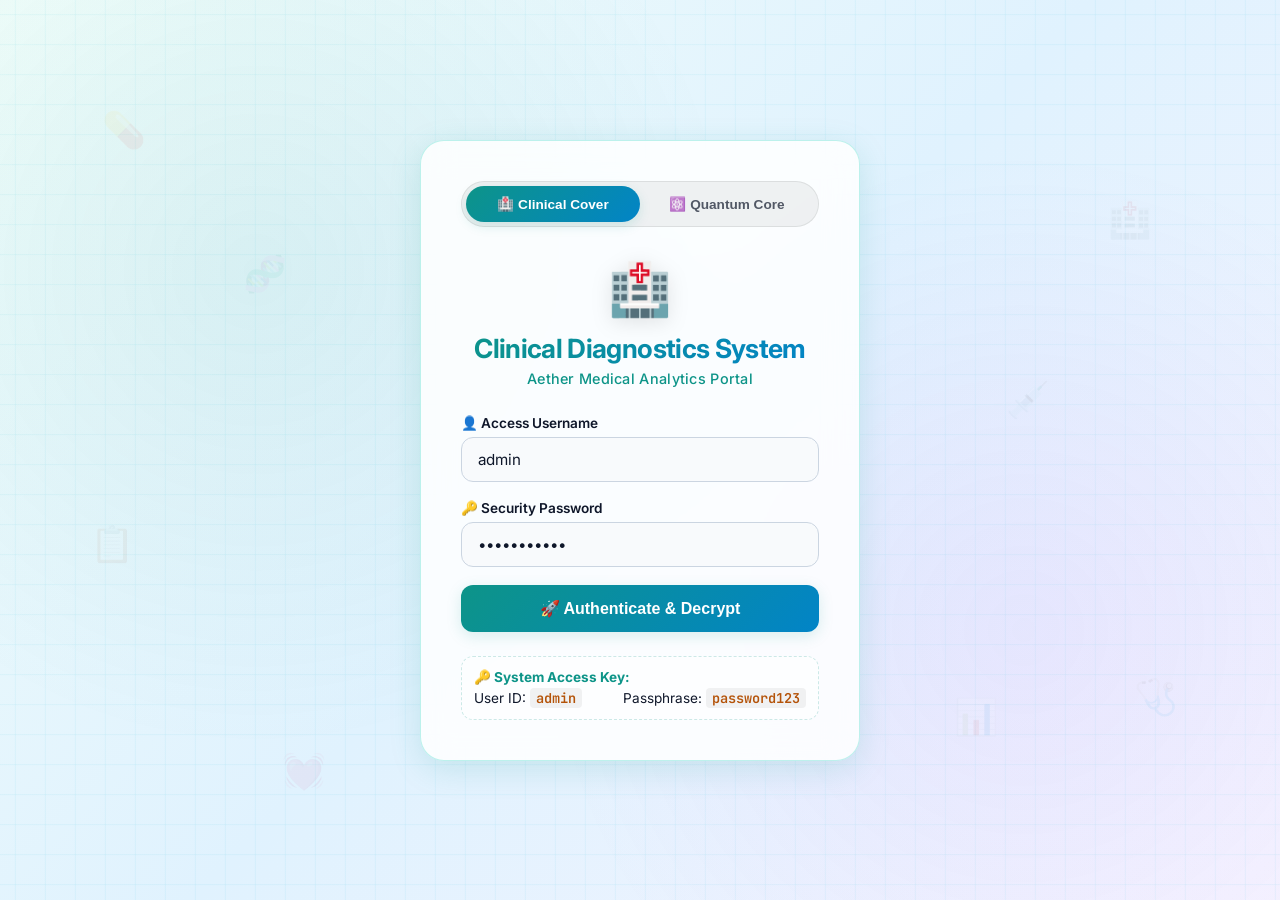
<file: frontend/login.html>
<!DOCTYPE html>
<html lang="en">
<head>
  <meta charset="UTF-8" />
  <meta name="viewport" content="width=device-width, initial-scale=1.0" />
  <title>Aether Systems - Portal Login</title>
  <!-- Modern Fonts -->
  <link rel="preconnect" href="https://fonts.googleapis.com">
  <link rel="preconnect" href="https://fonts.gstatic.com" crossorigin>
  <link href="https://fonts.googleapis.com/css2?family=Inter:wght@300;400;500;600;700&family=Orbitron:wght@500;700;900&family=JetBrains+Mono:wght@400;700&display=swap" rel="stylesheet">
  
  <style>
    /* Base Reset and Transitions */
    * {
      margin: 0;
      padding: 0;
      box-sizing: border-box;
      transition: background 0.5s cubic-bezier(0.4, 0, 0.2, 1), 
                  border-color 0.4s ease, 
                  color 0.4s ease, 
                  box-shadow 0.4s ease, 
                  transform 0.3s ease;
    }

    :root {
      /* Clinical Mode variables */
      --bg-gradient: linear-gradient(135deg, #f0fdfa 0%, #e0f2fe 50%, #f5f3ff 100%);
      --card-bg: rgba(255, 255, 255, 0.85);
      --card-border: rgba(45, 212, 191, 0.3);
      --text-main: #0f172a;
      --text-sub: #0d9488;
      --accent-gradient: linear-gradient(135deg, #0d9488 0%, #0284c7 100%);
      --shadow-color: rgba(13, 148, 136, 0.15);
      --glow-glow: 0 8px 32px var(--shadow-color);
      --input-bg: #f8fafc;
      --input-border: #cbd5e1;
      --font-title: 'Inter', sans-serif;
      --grid-opacity: 0.05;
    }

    body.quantum-mode {
      /* Quantum Mode variables */
      --bg-gradient: linear-gradient(135deg, #020617 0%, #0f172a 60%, #1e1b4b 100%);
      --card-bg: rgba(15, 23, 42, 0.75);
      --card-border: rgba(192, 132, 252, 0.25);
      --text-main: #f8fafc;
      --text-sub: #a855f7;
      --accent-gradient: linear-gradient(135deg, #a855f7 0%, #06b6d4 100%);
      --shadow-color: rgba(168, 85, 247, 0.3);
      --glow-glow: 0 0 25px var(--shadow-color), inset 0 0 15px rgba(6, 182, 212, 0.1);
      --input-bg: rgba(30, 41, 59, 0.6);
      --input-border: rgba(148, 163, 184, 0.2);
      --font-title: 'Orbitron', sans-serif;
      --grid-opacity: 0.12;
    }

    body {
      font-family: 'Inter', sans-serif;
      background: var(--bg-gradient);
      min-height: 100vh;
      display: flex;
      justify-content: center;
      align-items: center;
      padding: 20px;
      position: relative;
      overflow: hidden;
      color: var(--text-main);
    }

    /* Grid Overlay */
    body::before {
      content: '';
      position: fixed;
      top: 0;
      left: 0;
      width: 100%;
      height: 100%;
      background-image: 
        linear-gradient(90deg, transparent 24%, rgba(6, 182, 212, var(--grid-opacity)) 25%, rgba(6, 182, 212, var(--grid-opacity)) 26%, transparent 27%, transparent 74%, rgba(6, 182, 212, var(--grid-opacity)) 75%, rgba(6, 182, 212, var(--grid-opacity)) 76%, transparent 77%, transparent),
        linear-gradient(0deg, transparent 24%, rgba(6, 182, 212, var(--grid-opacity)) 25%, rgba(6, 182, 212, var(--grid-opacity)) 26%, transparent 27%, transparent 74%, rgba(6, 182, 212, var(--grid-opacity)) 75%, rgba(6, 182, 212, var(--grid-opacity)) 76%, transparent 77%, transparent);
      background-size: 60px 60px;
      z-index: 1;
      pointer-events: none;
    }

    /* Animated Radial Spotlights */
    body::after {
      content: '';
      position: fixed;
      top: 0;
      left: 0;
      width: 100%;
      height: 100%;
      background: radial-gradient(circle at 20% 30%, rgba(13, 148, 136, 0.08) 0%, transparent 40%), 
                  radial-gradient(circle at 80% 70%, rgba(168, 85, 247, 0.08) 0%, transparent 40%);
      pointer-events: none;
      z-index: 1;
    }

    /* Floating Background Emojis */
    .bg-icon-layer {
      position: fixed;
      top: 0;
      left: 0;
      width: 100%;
      height: 100%;
      z-index: 2;
      pointer-events: none;
      overflow: hidden;
    }

    .floating-icon {
      position: absolute;
      font-size: 2.2rem;
      opacity: 0.07;
      user-select: none;
      animation: float 6s ease-in-out infinite;
      filter: grayscale(20%);
    }

    body.quantum-mode .floating-icon {
      opacity: 0.15;
      filter: drop-shadow(0 0 8px rgba(168, 85, 247, 0.6)) brightness(1.2);
    }

    .icon-1 { top: 12%; left: 8%; animation-delay: 0s; }
    .icon-2 { top: 22%; right: 10%; animation-delay: 1s; }
    .icon-3 { top: 58%; left: 7%; animation-delay: 2s; }
    .icon-4 { top: 75%; right: 8%; animation-delay: 3s; }
    .icon-5 { top: 42%; right: 18%; animation-delay: 1.5s; }
    .icon-6 { top: 28%; left: 19%; animation-delay: 2.5s; }
    .icon-7 { bottom: 12%; left: 22%; animation-delay: 0.5s; }
    .icon-8 { bottom: 18%; right: 22%; animation-delay: 3.5s; }

    @keyframes float {
      0%, 100% { transform: translateY(0px) rotate(0deg); }
      50% { transform: translateY(-20px) rotate(5deg); }
    }

    /* Glassmorphic Container */
    .login-container {
      background: var(--card-bg);
      backdrop-filter: blur(16px);
      -webkit-backdrop-filter: blur(16px);
      padding: 40px;
      border-radius: 24px;
      border: 1px solid var(--card-border);
      box-shadow: var(--glow-glow);
      width: 100%;
      max-width: 440px;
      animation: slideUp 0.8s cubic-bezier(0.16, 1, 0.3, 1);
      position: relative;
      z-index: 10;
    }

    @keyframes slideUp {
      from {
        opacity: 0;
        transform: translateY(40px);
      }
      to {
        opacity: 1;
        transform: translateY(0);
      }
    }

    /* Mode Switcher Toggle */
    .mode-switch-wrapper {
      display: flex;
      justify-content: center;
      margin-bottom: 30px;
    }

    .mode-switch {
      display: flex;
      background: rgba(0, 0, 0, 0.05);
      border: 1px solid rgba(0, 0, 0, 0.08);
      padding: 4px;
      border-radius: 9999px;
      position: relative;
      width: 100%;
    }

    body.quantum-mode .mode-switch {
      background: rgba(255, 255, 255, 0.04);
      border-color: rgba(255, 255, 255, 0.1);
    }

    .mode-btn {
      flex: 1;
      border: none;
      background: transparent;
      padding: 10px 14px;
      font-size: 0.85rem;
      font-weight: 600;
      color: var(--text-main);
      cursor: pointer;
      border-radius: 9999px;
      z-index: 2;
      display: flex;
      align-items: center;
      justify-content: center;
      gap: 6px;
    }

    .mode-switch .slider {
      position: absolute;
      top: 4px;
      left: 4px;
      width: calc(50% - 4px);
      height: calc(100% - 8px);
      background: var(--accent-gradient);
      border-radius: 9999px;
      z-index: 1;
      transition: transform 0.4s cubic-bezier(0.25, 1, 0.5, 1);
      box-shadow: 0 4px 12px var(--shadow-color);
    }

    body.quantum-mode .mode-switch .slider {
      transform: translateX(100%);
    }

    .mode-btn span {
      opacity: 0.7;
    }

    .mode-btn.active span {
      opacity: 1;
      color: white;
    }

    /* Logo & Headings */
    .logo-section {
      text-align: center;
      margin-bottom: 28px;
    }

    .logo-badge {
      font-size: 3.2rem;
      display: inline-block;
      margin-bottom: 12px;
      filter: drop-shadow(0 4px 10px rgba(0, 0, 0, 0.1));
      animation: pulse 2.5s ease-in-out infinite;
    }

    @keyframes pulse {
      0%, 100% { transform: scale(1); }
      50% { transform: scale(1.06); }
    }

    h1 {
      font-family: var(--font-title);
      font-size: 1.65rem;
      font-weight: 700;
      letter-spacing: -0.025em;
      margin-bottom: 6px;
      background: var(--accent-gradient);
      -webkit-background-clip: text;
      -webkit-text-fill-color: transparent;
      background-clip: text;
    }

    body.quantum-mode h1 {
      letter-spacing: 0.05em;
      text-shadow: 0 0 10px rgba(168, 85, 247, 0.4);
    }

    .subtitle {
      color: var(--text-sub);
      font-size: 0.9rem;
      font-weight: 500;
      letter-spacing: 0.02em;
    }

    /* Form Fields */
    form {
      display: grid;
      gap: 18px;
    }

    .field-group {
      display: grid;
      gap: 6px;
    }

    label {
      font-size: 0.85rem;
      font-weight: 600;
      color: var(--text-main);
      display: flex;
      align-items: center;
      gap: 6px;
    }

    input[type="text"],
    input[type="password"] {
      width: 100%;
      padding: 12px 16px;
      border: 1px solid var(--input-border);
      border-radius: 12px;
      font-size: 0.95rem;
      background: var(--input-bg);
      color: var(--text-main);
      outline: none;
      font-family: inherit;
    }

    body.quantum-mode input[type="text"],
    body.quantum-mode input[type="password"] {
      font-family: 'JetBrains Mono', monospace;
    }

    input[type="text"]:focus,
    input[type="password"]:focus {
      border-color: rgba(168, 85, 247, 0.5);
      background-color: rgba(255, 255, 255, 0.02);
      box-shadow: 0 0 0 3px rgba(168, 85, 247, 0.15);
    }

    body:not(.quantum-mode) input[type="text"]:focus,
    body:not(.quantum-mode) input[type="password"]:focus {
      border-color: #0d9488;
      background-color: #f0fdfa;
      box-shadow: 0 0 0 3px rgba(13, 148, 136, 0.1);
    }

    /* Primary Submit Button */
    button[type="submit"] {
      width: 100%;
      padding: 14px;
      border: none;
      border-radius: 12px;
      background: var(--accent-gradient);
      color: white;
      font-size: 1rem;
      font-weight: 600;
      cursor: pointer;
      box-shadow: 0 4px 15px var(--shadow-color);
      display: flex;
      align-items: center;
      justify-content: center;
      gap: 8px;
    }

    button[type="submit"]:hover {
      transform: translateY(-2px);
      box-shadow: 0 8px 24px var(--shadow-color);
    }

    button[type="submit"]:active {
      transform: translateY(0);
    }

    /* Messaging Banner */
    .message {
      margin-top: 14px;
      min-height: 24px;
      text-align: center;
      font-weight: 500;
      font-size: 0.9rem;
      padding: 10px;
      border-radius: 10px;
      display: none;
    }

    /* Demo Credentials Alert Card */
    .credentials-card {
      background: rgba(255, 255, 255, 0.4);
      border: 1px dashed rgba(13, 148, 136, 0.2);
      padding: 12px;
      border-radius: 12px;
      margin-top: 24px;
      font-size: 0.85rem;
      color: var(--text-main);
      display: flex;
      flex-direction: column;
      gap: 4px;
    }

    body.quantum-mode .credentials-card {
      background: rgba(15, 23, 42, 0.4);
      border-color: rgba(168, 85, 247, 0.25);
    }

    .credentials-card strong {
      color: var(--text-sub);
    }

    .credentials-card div {
      display: flex;
      justify-content: space-between;
    }

    .credentials-card code {
      font-family: 'JetBrains Mono', monospace;
      background: rgba(0, 0, 0, 0.05);
      padding: 1px 6px;
      border-radius: 4px;
      font-weight: 600;
      color: #b45309;
    }

    body.quantum-mode .credentials-card code {
      background: rgba(255, 255, 255, 0.05);
      color: #38bdf8;
    }

    @media (max-width: 480px) {
      .login-container {
        padding: 30px 20px;
      }
      h1 {
        font-size: 1.4rem;
      }
    }
  </style>
</head>
<body class="clinical-mode">

  <!-- Floating animated background objects layer -->
  <div class="bg-icon-layer" id="bg-icons">
    <div class="floating-icon icon-1">💊</div>
    <div class="floating-icon icon-2">🏥</div>
    <div class="floating-icon icon-3">📋</div>
    <div class="floating-icon icon-4">🩺</div>
    <div class="floating-icon icon-5">💉</div>
    <div class="floating-icon icon-6">🧬</div>
    <div class="floating-icon icon-7">💓</div>
    <div class="floating-icon icon-8">📊</div>
  </div>

  <div class="login-container">
    
    <!-- Visual Theme Switcher -->
    <div class="mode-switch-wrapper">
      <div class="mode-switch">
        <div class="slider"></div>
        <button type="button" class="mode-btn active" id="btn-clinical" onclick="switchTheme('clinical')">
          <span id="label-clinical">🏥 Clinical Cover</span>
        </button>
        <button type="button" class="mode-btn" id="btn-quantum" onclick="switchTheme('quantum')">
          <span id="label-quantum">⚛️ Quantum Core</span>
        </button>
      </div>
    </div>

    <!-- Header Section -->
    <div class="logo-section">
      <div class="logo-badge" id="logo-badge">🏥</div>
      <h1 id="portal-title">Clinical Diagnostics System</h1>
      <p class="subtitle" id="portal-subtitle">Aether Medical Analytics Portal</p>
    </div>

    <!-- Form Section -->
    <form id="login-form">
      <div class="field-group">
        <label for="username" id="label-user">👤 Access Username</label>
        <input type="text" id="username" placeholder="e.g. admin" value="admin" required autocomplete="username" />
      </div>

      <div class="field-group">
        <label for="password" id="label-pass">🔑 Security Password</label>
        <input type="password" id="password" placeholder="••••••••" value="password123" required autocomplete="current-password" />
      </div>

      <button type="submit" id="btn-login-text">
        <span>🚀 Authenticate & Decrypt</span>
      </button>
    </form>

    <!-- Messaging Console -->
    <div class="message" id="message"></div>

    <!-- Interactive Credentials Hint -->
    <div class="credentials-card">
      <div>
        <strong>🔑 System Access Key:</strong>
      </div>
      <div>
        <span>User ID: <code>admin</code></span>
        <span>Passphrase: <code>password123</code></span>
      </div>
    </div>
  </div>

  <script>
    // Mode config constants
    const EMOJIS = {
      clinical: ['💊', '🏥', '📋', '🩺', '💉', '🧬', '💓', '📊'],
      quantum: ['⚛️', '🚀', '🌀', '🔋', '📡', '🛰️', '🛸', '⚡']
    };

    const TEXTS = {
      clinical: {
        title: 'Clinical Diagnostics System',
        subtitle: 'Aether Medical Analytics Portal',
        logo: '🏥',
        user: '👤 Access Username',
        pass: '🔑 Security Password',
        btn: '🚀 Authenticate & Decrypt'
      },
      quantum: {
        title: 'Q.E.M.A.D. Core Control',
        subtitle: 'Quantum Antigravity Drive Terminal',
        logo: '⚛️',
        user: '📟 Operator Identifier',
        pass: '🔑 Quantum Encryption Key',
        btn: '⚡ Establish Core Link'
      }
    };

    let activeTheme = 'clinical';

    // Soft theme switches
    function switchTheme(theme) {
      if (theme === activeTheme) return;
      activeTheme = theme;

      const body = document.body;
      const logoBadge = document.getElementById('logo-badge');
      const title = document.getElementById('portal-title');
      const subtitle = document.getElementById('portal-subtitle');
      const labelUser = document.getElementById('label-user');
      const labelPass = document.getElementById('label-pass');
      const btnText = document.querySelector('#btn-login-text span');
      const bgIcons = document.querySelectorAll('.floating-icon');
      const btnClinical = document.getElementById('btn-clinical');
      const btnQuantum = document.getElementById('btn-quantum');

      // Update classes
      if (theme === 'quantum') {
        body.classList.remove('clinical-mode');
        body.classList.add('quantum-mode');
        btnClinical.classList.remove('active');
        btnQuantum.classList.add('active');
      } else {
        body.classList.remove('quantum-mode');
        body.classList.add('clinical-mode');
        btnQuantum.classList.remove('active');
        btnClinical.classList.add('active');
      }

      // Add smooth text morphs
      logoBadge.style.transform = 'scale(0) rotate(180deg)';
      setTimeout(() => {
        logoBadge.textContent = TEXTS[theme].logo;
        logoBadge.style.transform = 'scale(1) rotate(0deg)';
      }, 250);

      title.textContent = TEXTS[theme].title;
      subtitle.textContent = TEXTS[theme].subtitle;
      labelUser.innerHTML = TEXTS[theme].user;
      labelPass.innerHTML = TEXTS[theme].pass;
      btnText.textContent = TEXTS[theme].btn;

      // Update background floating emojis
      bgIcons.forEach((el, index) => {
        el.style.transform = 'scale(0)';
        setTimeout(() => {
          el.textContent = EMOJIS[theme][index];
          el.style.transform = 'scale(1)';
        }, 200 + index * 50);
      });
    }

    // Initialize floating icon states
    document.addEventListener('DOMContentLoaded', () => {
      // Set active default state or check storage if necessary
      const savedTheme = localStorage.getItem('app-theme');
      if (savedTheme === 'quantum') {
        switchTheme('quantum');
      }
    });

    // Form Submission & API Request
    const form = document.getElementById('login-form');
    const message = document.getElementById('message');

    form.addEventListener('submit', async (event) => {
      event.preventDefault();
      const username = document.getElementById('username').value;
      const password = document.getElementById('password').value;

      try {
        message.style.display = 'block';
        message.textContent = activeTheme === 'quantum' ? '⏳ Handshaking quantum nodes...' : '⏳ Authenticating credentials...';
        
        if (activeTheme === 'quantum') {
          message.style.color = '#c084fc';
          message.style.background = 'rgba(168, 85, 247, 0.1)';
        } else {
          message.style.color = '#0d9488';
          message.style.background = '#f0fdfa';
        }

        const response = await fetch('/login', {
          method: 'POST',
          headers: { 'Content-Type': 'application/x-www-form-urlencoded' },
          body: new URLSearchParams({ username, password }),
        });

        if (!response.ok) {
          const error = await response.json();
          message.textContent = `❌ ${error.detail}`;
          message.style.color = '#ef4444';
          message.style.background = activeTheme === 'quantum' ? 'rgba(239, 68, 68, 0.1)' : '#fef2f2';
          return;
        }

        const data = await response.json();
        message.textContent = activeTheme === 'quantum' ? '✅ Link established. Decrypting logs...' : `✅ ${data.message}`;
        message.style.color = activeTheme === 'quantum' ? '#22c55e' : '#16a34a';
        message.style.background = activeTheme === 'quantum' ? 'rgba(34, 197, 94, 0.1)' : '#f0fdf4';
        
        // Save the chosen login mode so the main dashboard can match it on initial boot!
        localStorage.setItem('app-theme', activeTheme);

        setTimeout(() => {
          window.location.href = '/index.html';
        }, 1200);
      } catch (err) {
        message.textContent = `⚠️ Network error: ${err.message}`;
        message.style.color = '#d97706';
        message.style.background = activeTheme === 'quantum' ? 'rgba(217, 119, 6, 0.1)' : '#fffbeb';
      }
    });
  </script>
</body>
</html>
</file>
